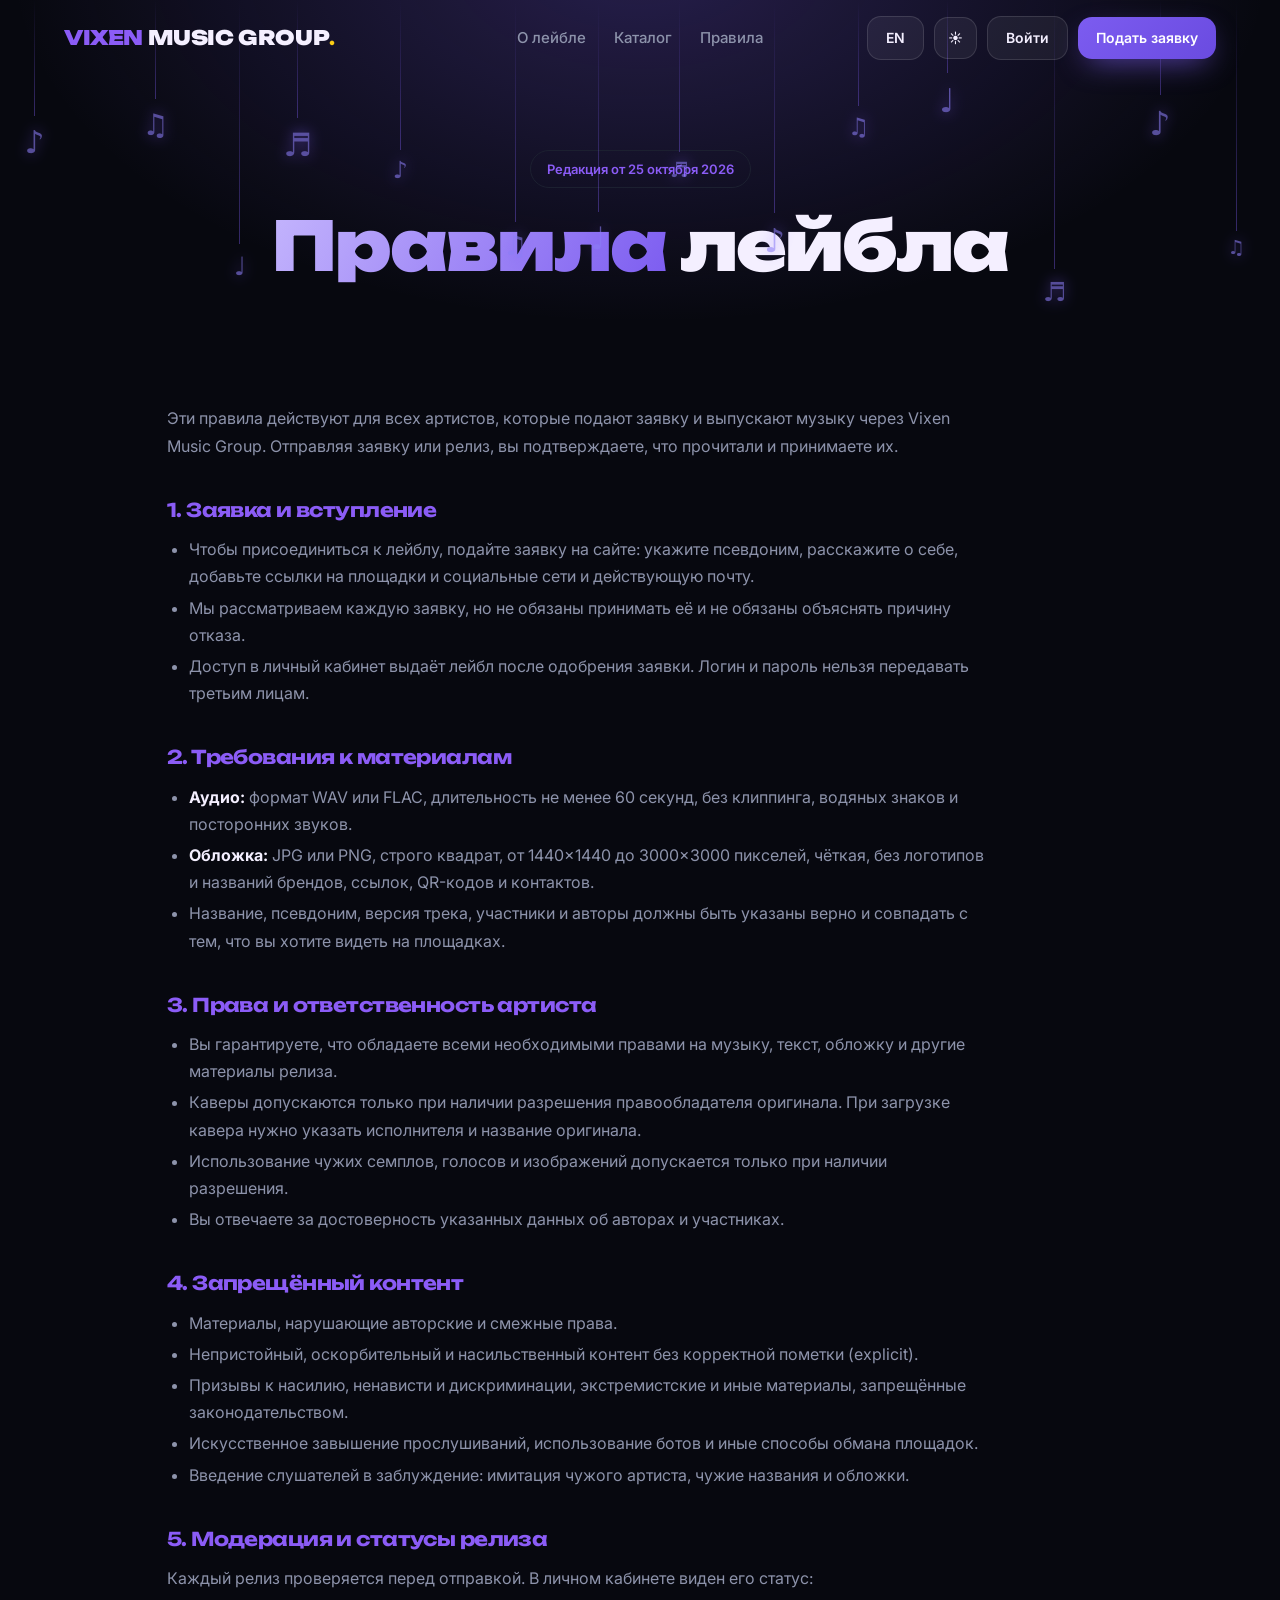
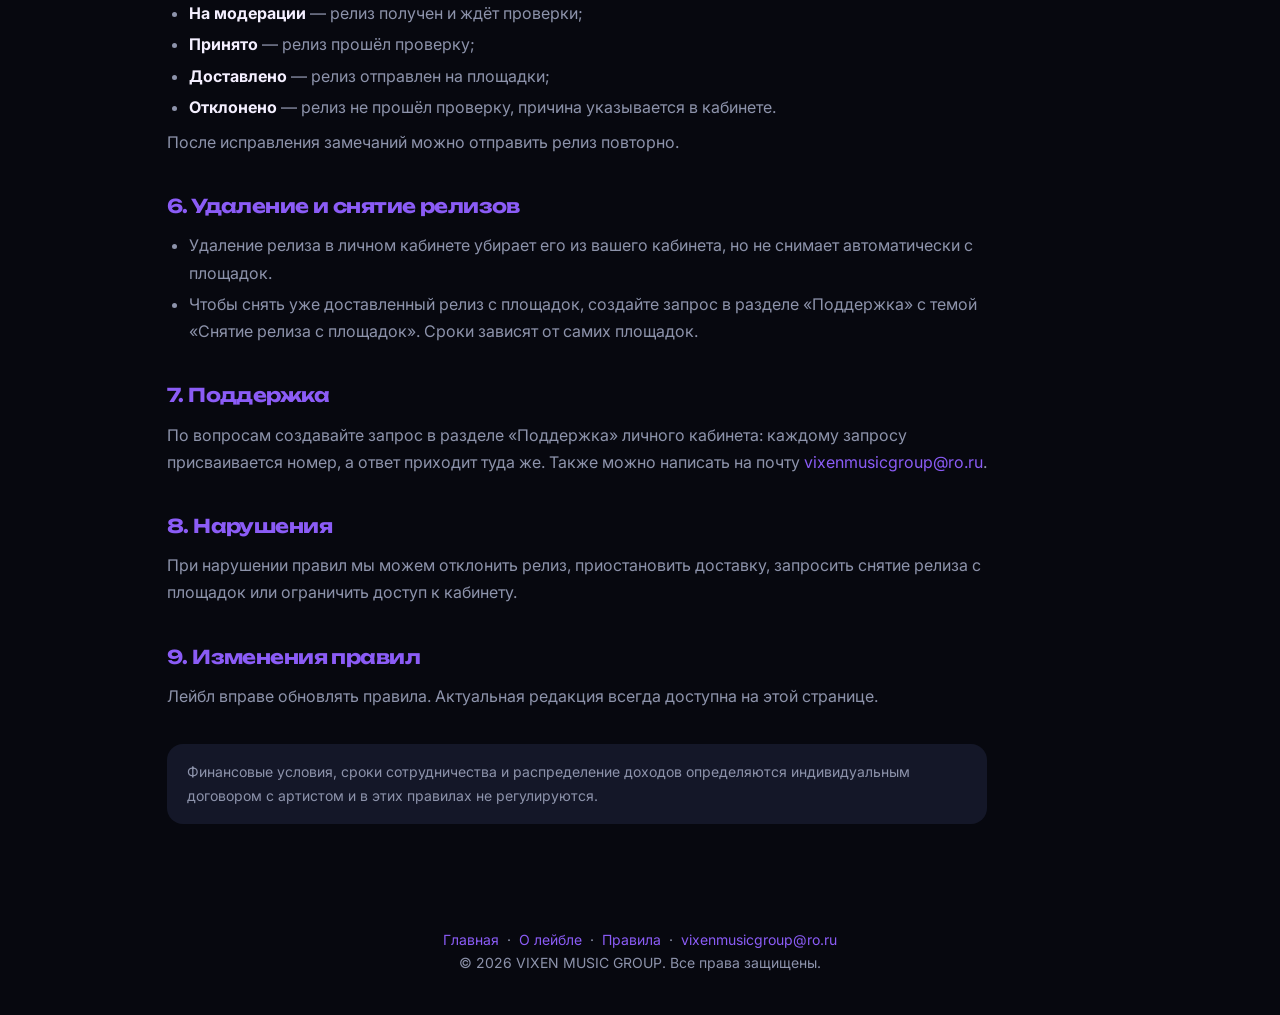
<file: rules.html>
<!DOCTYPE html>
<html lang="ru">
<head>
<meta charset="utf-8">
<meta name="viewport" content="width=device-width, initial-scale=1">
<title>Правила — VIXEN MUSIC GROUP</title>
<script>try{document.documentElement.dataset.theme=localStorage.getItem("theme")||"dark"}catch(e){document.documentElement.dataset.theme="dark"}</script>
<link rel="stylesheet" href="https://fonts.googleapis.com/css2?family=Unbounded:wght@500;700;900&family=Inter:wght@400;500;600&display=swap">
<link rel="stylesheet" href="site.css">
<link rel="stylesheet" href="airy.css">
<script src="airy.js"></script>
<link rel="stylesheet" href="halloween.css">
<link rel="stylesheet" href="newyear.css">
<script src="seasons.js"></script>
<script src="i18n.js" defer></script>

</head>
<body>
<nav>
  <a href="index.html" class="brand"><i>VIXEN</i> MUSIC GROUP<b>.</b></a>
  <div class="links"><div class="nl"><a href="about.html">О лейбле</a><a href="about.html#catalog">Каталог</a><a href="rules.html">Правила</a></div><div class="nb"><button class="btn btn-o sm" id="themeBtn" aria-label="Сменить тему">☀️</button><a href="index.html#login" class="btn btn-o sm">Войти</a><a href="index.html#apply" class="btn btn-y sm">Подать заявку</a></div></div>
</nav>

<header class="ph"><span class="tag">Редакция от 25 октября 2026</span><h1><em>Правила</em> лейбла</h1></header>
<section><div class="doc">
<p class="rv">Эти правила действуют для всех артистов, которые подают заявку и выпускают музыку через Vixen Music Group. Отправляя заявку или релиз, вы подтверждаете, что прочитали и принимаете их.</p>

<h3>1. Заявка и вступление</h3>
<ul><li>Чтобы присоединиться к лейблу, подайте заявку на сайте: укажите псевдоним, расскажите о себе, добавьте ссылки на площадки и социальные сети и действующую почту.</li>
<li>Мы рассматриваем каждую заявку, но не обязаны принимать её и не обязаны объяснять причину отказа.</li>
<li>Доступ в личный кабинет выдаёт лейбл после одобрения заявки. Логин и пароль нельзя передавать третьим лицам.</li></ul>

<h3>2. Требования к материалам</h3>
<ul><li><b>Аудио:</b> формат WAV или FLAC, длительность не менее 60 секунд, без клиппинга, водяных знаков и посторонних звуков.</li>
<li><b>Обложка:</b> JPG или PNG, строго квадрат, от 1440×1440 до 3000×3000 пикселей, чёткая, без логотипов и названий брендов, ссылок, QR-кодов и контактов.</li>
<li>Название, псевдоним, версия трека, участники и авторы должны быть указаны верно и совпадать с тем, что вы хотите видеть на площадках.</li></ul>

<h3>3. Права и ответственность артиста</h3>
<ul><li>Вы гарантируете, что обладаете всеми необходимыми правами на музыку, текст, обложку и другие материалы релиза.</li>
<li>Каверы допускаются только при наличии разрешения правообладателя оригинала. При загрузке кавера нужно указать исполнителя и название оригинала.</li>
<li>Использование чужих семплов, голосов и изображений допускается только при наличии разрешения.</li>
<li>Вы отвечаете за достоверность указанных данных об авторах и участниках.</li></ul>

<h3>4. Запрещённый контент</h3>
<ul><li>Материалы, нарушающие авторские и смежные права.</li>
<li>Непристойный, оскорбительный и насильственный контент без корректной пометки (explicit).</li>
<li>Призывы к насилию, ненависти и дискриминации, экстремистские и иные материалы, запрещённые законодательством.</li>
<li>Искусственное завышение прослушиваний, использование ботов и иные способы обмана площадок.</li>
<li>Введение слушателей в заблуждение: имитация чужого артиста, чужие названия и обложки.</li></ul>

<h3>5. Модерация и статусы релиза</h3>
<p>Каждый релиз проверяется перед отправкой. В личном кабинете виден его статус:</p>
<ul><li><b>На модерации</b> — релиз получен и ждёт проверки;</li><li><b>Принято</b> — релиз прошёл проверку;</li><li><b>Доставлено</b> — релиз отправлен на площадки;</li><li><b>Отклонено</b> — релиз не прошёл проверку, причина указывается в кабинете.</li></ul>
<p>После исправления замечаний можно отправить релиз повторно.</p>

<h3>6. Удаление и снятие релизов</h3>
<ul><li>Удаление релиза в личном кабинете убирает его из вашего кабинета, но не снимает автоматически с площадок.</li>
<li>Чтобы снять уже доставленный релиз с площадок, создайте запрос в разделе «Поддержка» с темой «Снятие релиза с площадок». Сроки зависят от самих площадок.</li></ul>

<h3>7. Поддержка</h3>
<p>По вопросам создавайте запрос в разделе «Поддержка» личного кабинета: каждому запросу присваивается номер, а ответ приходит туда же. Также можно написать на почту <a href="mailto:vixenmusicgroup@ro.ru" style="color:var(--p)">vixenmusicgroup@ro.ru</a>.</p>

<h3>8. Нарушения</h3>
<p>При нарушении правил мы можем отклонить релиз, приостановить доставку, запросить снятие релиза с площадок или ограничить доступ к кабинету.</p>

<h3>9. Изменения правил</h3>
<p>Лейбл вправе обновлять правила. Актуальная редакция всегда доступна на этой странице.</p>

<p class="note">Финансовые условия, сроки сотрудничества и распределение доходов определяются индивидуальным договором с артистом и в этих правилах не регулируются.</p>
</div></section>

<footer><a href="index.html">Главная</a>·<a href="about.html">О лейбле</a>·<a href="rules.html">Правила</a>·<a href="mailto:vixenmusicgroup@ro.ru">vixenmusicgroup@ro.ru</a><br>© <span id="yr"></span> VIXEN MUSIC GROUP. Все права защищены.</footer>
<script src="site.js"></script>
</body>
</html>
</file>
<file: site.css>
:root{--bg:#fff;--card:#fff;--in:#faf8ff;--bd:#ece4fb;--nav:rgba(255,255,255,.75);--p:#6d28d9;--p2:#8b5cf6;--pl:#f3edff;--y:#facc15;--ink:#1b1033;--mut:#6b6485;--r:22px}
:root[data-theme=dark]{color-scheme:dark;--bg:#09060f;--card:#14101e;--in:#100c19;--bd:#2b2142;--nav:rgba(9,6,15,.78);--p:#8b5cf6;--p2:#a78bfa;--pl:#1c1530;--ink:#f4efff;--mut:#a99fc4}
*{box-sizing:border-box;margin:0}html{scroll-behavior:smooth}
body{font-family:Inter,system-ui,sans-serif;color:var(--ink);background:var(--bg);overflow-x:hidden;line-height:1.7;transition:background .3s}
h1,h2,h3,.brand{font-family:Unbounded,Inter,sans-serif}a{color:inherit;text-decoration:none}button{font:inherit;cursor:pointer;border:0}
nav{position:fixed;inset:0 0 auto;z-index:20;display:flex;justify-content:space-between;align-items:center;padding:14px 5vw;background:var(--nav);backdrop-filter:blur(14px);border-bottom:1px solid var(--bd)}
.brand{font-weight:900;font-size:20px;letter-spacing:-.02em;white-space:nowrap}.brand i{font-style:normal;color:var(--p)}.brand b{color:var(--y)}
.links{display:flex;gap:22px;align-items:center;font-weight:500;font-size:15px}.links a:not(.btn):hover{color:var(--p)}
.btn{display:inline-flex;align-items:center;gap:8px;padding:14px 28px;border-radius:99px;font-weight:600;transition:.3s cubic-bezier(.2,.8,.2,1)}
.btn-y{background:var(--y);color:#1b1033;box-shadow:0 10px 30px -8px #facc15aa}.btn-y:hover{transform:translateY(-3px) scale(1.03)}
.btn-o{background:var(--card);color:var(--p);border:2px solid var(--p2)}.btn-o:hover{background:var(--pl)}
.sm{padding:10px 20px;font-size:14px}#themeBtn{padding:8px 13px}
.ph{padding:150px 6vw 60px;text-align:center;position:relative;overflow:hidden;background:radial-gradient(1000px 420px at 50% -20%,var(--pl),var(--bg) 70%)}
.tag{display:inline-block;padding:7px 16px;border-radius:99px;background:var(--card);border:1px solid var(--bd);font-size:13px;font-weight:600;color:var(--p);margin-bottom:22px}
h1{font-size:clamp(34px,6vw,68px);line-height:1.05;font-weight:900;letter-spacing:-.04em}
h1 em{font-style:normal;background:linear-gradient(120deg,var(--p),var(--p2));-webkit-background-clip:text;background-clip:text;color:transparent}
section{padding:60px 6vw;max-width:1100px;margin:auto}
h2{font-size:clamp(26px,4vw,40px);letter-spacing:-.03em;line-height:1.15;margin-bottom:28px}
.lead{font-size:clamp(17px,2.2vw,21px);background:var(--pl);border-left:6px solid var(--y);border-radius:var(--r);padding:30px 34px}
.grid{display:grid;grid-template-columns:repeat(auto-fit,minmax(250px,1fr));gap:22px}
.card{padding:28px;border-radius:var(--r);background:var(--pl);transition:.4s cubic-bezier(.2,.8,.2,1)}.card:hover{transform:translateY(-6px);box-shadow:0 24px 50px -22px #6d28d977}
.card .ic{width:48px;height:48px;border-radius:14px;display:grid;place-items:center;background:var(--y);font-size:22px;margin-bottom:14px}.card h3{font-size:18px;margin-bottom:6px}.card p{color:var(--mut);font-size:15px}
.lbl{text-align:center}.lbl h3{font-size:17px;margin-top:14px}.lbl p{color:var(--mut);font-size:14px}
.lg{background:#fff;border-radius:var(--r);height:230px;display:grid;place-items:center;padding:18px;border:1px solid var(--bd);transition:.4s}.lbl:hover .lg{transform:translateY(-6px);box-shadow:0 24px 50px -22px #6d28d977}
.lg img{max-width:100%;max-height:100%;object-fit:contain}.lg.ug{background:#0d0a14}.ug span{font-family:Unbounded;font-weight:900;font-size:26px;line-height:1.2;color:var(--y);letter-spacing:-.02em}.ug small{display:block;font-size:13px;color:#c4b5fd;letter-spacing:.25em}
.band{background:linear-gradient(135deg,var(--p),#4c1d95);color:#fff;border-radius:32px;padding:50px 6vw;position:relative;overflow:hidden}
.band:after{content:"";position:absolute;width:260px;height:260px;border-radius:50%;background:var(--y);right:-80px;top:-100px;opacity:.9}.band>*{position:relative;z-index:1}
.band h2{margin-bottom:14px}.band p{color:#e6dcff;margin-bottom:6px}.band a.m{color:var(--y);font-weight:600;font-size:20px;border-bottom:2px solid var(--y)}
.band .row{display:flex;gap:14px;flex-wrap:wrap;margin-top:24px}.band .btn-o{background:transparent;color:#fff;border-color:#ffffff88}.band .btn-o:hover{background:#ffffff22}
.doc{max-width:820px}.doc h3{font-size:19px;margin:34px 0 10px;color:var(--p)}.doc p,.doc li{color:var(--mut)}.doc ul{padding-left:22px;margin:8px 0}.doc li{margin:4px 0}.doc b{color:var(--ink)}
.note{background:var(--pl);border-radius:16px;padding:16px 20px;font-size:14px;color:var(--mut);margin-top:34px}
footer{text-align:center;padding:40px 6vw;color:var(--mut);font-size:14px}footer a{color:var(--p);margin:0 8px}
.rv{opacity:0;transform:translateY(30px);transition:1s cubic-bezier(.2,.8,.2,1)}.rv.on{opacity:1;transform:none}
@media(max-width:700px){.links a:not(.btn){display:none}.brand{font-size:13px}}
@media(prefers-reduced-motion:reduce){*{transition:none!important}.rv{opacity:1;transform:none}}
.catg{display:grid;grid-template-columns:repeat(auto-fill,minmax(210px,1fr));gap:22px}.emp{color:var(--mut)}
.cat{background:var(--card);border:1px solid var(--bd);border-radius:20px;overflow:hidden;transition:.4s cubic-bezier(.2,.8,.2,1)}.cat:hover{transform:translateY(-6px);box-shadow:0 24px 50px -22px #6d28d977}
.cat img{width:100%;aspect-ratio:1;object-fit:cover;display:block;background:var(--pl)}.cat div{padding:16px}.cat h3{font-size:16px;line-height:1.3}.cat p{color:var(--mut);font-size:14px}.cat a{display:inline-block;margin-top:10px;color:var(--p);font-weight:600;font-size:14px}
</file>
<file: airy.css>
/* «Воздушный» дизайн — единый стиль сайта. Вернуть прежний вид: удалите из <head> строки с airy.css и airy.js */
:root{--bg:#fbfaff;--card:#fff;--in:#f7f5ff;--bd:#ebe7f7;--pl:#f3f0ff;--mut:#6f6a86;--nav:rgba(251,250,255,.72);--p:#7c5cf0;--p2:#a78bfa;--r:20px}
:root[data-theme=dark]{--bg:#07080f;--card:#0f111b;--in:#0b0d16;--bd:#1c2030;--pl:#141728;--mut:#8d93ab;--nav:rgba(7,8,15,.65)}
body{font-family:Inter,system-ui,sans-serif}
h1,h2,h3{letter-spacing:-.03em}
nav{background:transparent;backdrop-filter:none;border-bottom:1px solid transparent;padding:16px 5vw;transition:.3s}
nav.sc{background:var(--nav);backdrop-filter:blur(16px);border-bottom-color:var(--bd)}
.btn{border-radius:14px;padding:13px 24px;font-weight:600}.sm{padding:9px 18px}.btn-o{background:transparent}.btn-y{box-shadow:0 8px 28px -10px #facc1599}
/* главная */
header.hero,header.ph{background:radial-gradient(900px 520px at 50% -12%,#7c5cf044,transparent 70%),var(--bg)}
.hero{min-height:88vh}.hc h1{font-size:clamp(40px,7vw,88px);font-weight:800;letter-spacing:-.045em;line-height:1.04}
h1 u{background:none}h1 em{background:linear-gradient(120deg,#c4b5fd,#7c5cf0);-webkit-background-clip:text;background-clip:text;color:transparent}
.hero p{color:var(--mut);max-width:520px}.tag{background:transparent}
.blob{opacity:.2;filter:blur(100px)}.b2{display:none}
.chips{display:flex;gap:10px;justify-content:center;flex-wrap:wrap;margin-top:40px}
.chips span{padding:8px 16px;border:1px solid var(--bd);border-radius:99px;background:var(--card);font-size:14px;color:var(--mut)}
section{padding:64px 6vw}section h2{font-size:clamp(26px,3.6vw,40px)}.sub{color:var(--mut)}
.card,.card:nth-child(2){background:var(--card);color:var(--ink);border:1px solid var(--bd);border-radius:var(--r);padding:26px}.card:nth-child(2) p{color:var(--mut)}.card:hover{transform:translateY(-4px);box-shadow:0 18px 40px -24px #7c5cf0aa}
.card .ic{background:var(--pl);color:var(--p);border-radius:12px;font-weight:700}
.cta2{text-align:center;max-width:720px;margin:auto;padding:80px 6vw 90px;background:radial-gradient(420px 200px at 50% 40%,#7c5cf033,transparent)}
.marq,.band{display:none}
#nts{position:absolute;inset:0;overflow:hidden;pointer-events:none}.nt{position:absolute;top:-30px;color:#8b7cf6;opacity:.3;animation:ntf linear infinite}
@keyframes ntf{to{transform:translateY(110vh) rotate(25deg)}}@media(prefers-reduced-motion:reduce){.nt{animation:none}}
/* кабинет: компактный */
.cl{grid-template-columns:210px 1fr}aside{padding:18px 12px;gap:3px}aside .brand{font-size:13px;margin-bottom:14px}.sb{padding:10px 14px;font-size:14px;border-radius:12px}
.cm{padding:26px 4vw}.cm h2{font-size:24px;letter-spacing:-.02em}.cm h3{font-size:16px}.cm .sub{margin-bottom:18px;font-size:14px}
.st2{gap:12px;margin:16px 0 24px;grid-template-columns:repeat(4,1fr)}@media(max-width:700px){.st2{grid-template-columns:repeat(2,1fr)}}
.sc{padding:16px 18px;border-radius:16px}.sc b{font-size:24px}.sc span{font-size:13px}
.sc.w{background:linear-gradient(135deg,#7c5cf033,var(--card));color:var(--ink)}.sc.w b{font-size:16px}.sc.w span{color:var(--mut)}
.rl{padding:10px 14px;border-radius:14px;margin-bottom:8px;gap:12px}.rl .btn.sm{padding:7px 14px;font-size:13px}.rl img,.rl .ph{width:46px;height:46px}
.tb{margin-bottom:20px}.tb h4{font-size:14px}.bd{padding:4px 12px;font-size:12px}
#relForm,#albForm,#tkForm,#agForm,#catForm{padding:20px;border-radius:18px}.md{padding:26px;border-radius:22px}
.cm input:not([type=checkbox]):not([type=radio]),.cm select,.cm textarea,.md input:not([type=checkbox]):not([type=radio]),.md select,.md textarea{padding:10px 14px;border-radius:12px}
.cm label,.md label{margin:10px 0 4px;font-size:12.5px}.hint{font-size:12px}
#relForm h4,#albForm h4{margin:22px 0 2px;font-size:14px}.trk{padding:16px;border-radius:16px}
.ah{padding:12px 4vw}.ab{padding:22px 4vw}.agh{padding:24px;border-radius:22px}.stp{padding:14px}.agt{padding:20px}
@media(max-width:800px){.cl{grid-template-columns:1fr}}

/* ---- как у musmedia: левый hero, сильное свечение, стеклянные карточки, висячие ноты ---- */
:root{--gl:rgba(255,255,255,.72);--glb:rgba(124,92,240,.18)}
:root[data-theme=dark]{--gl:rgba(255,255,255,.06);--glb:rgba(255,255,255,.12)}
nav{display:grid;grid-template-columns:1fr auto 1fr;gap:16px}.links{display:contents}
.nl{display:flex;gap:28px;justify-content:center}.nb{display:flex;gap:10px;justify-content:flex-end;align-items:center}
.nl a{color:var(--mut);font-weight:500;font-size:15px;transition:.25s}.nl a:hover{color:var(--ink)}
@media(max-width:800px){nav{grid-template-columns:auto 1fr}.nl{display:none}}
.btn-y{background:linear-gradient(135deg,#7c5cf0,#6a4be0);color:#fff;box-shadow:0 10px 30px -10px #7c5cf0cc}
.btn-o{background:var(--gl);border:1px solid var(--glb);color:var(--ink)}.btn-o:hover{background:var(--pl)}
header.hero{background:radial-gradient(760px 480px at 50% -6%,#6d4ff099,transparent 70%),radial-gradient(520px 360px at 72% 22%,#a855f744,transparent 70%),var(--bg)}
.hero{place-items:center start;text-align:left;padding:130px max(6vw,calc((100vw - 1100px)/2)) 70px}
.hero>.hc{max-width:760px}.hc h1{font-size:clamp(38px,6.2vw,80px);line-height:1.05}.hero p{margin-left:0}
.hero .cta,.chips{justify-content:flex-start}
.glass{position:absolute;z-index:2;display:flex;gap:12px;align-items:center;padding:14px 18px;border-radius:18px;background:var(--gl);border:1px solid var(--glb);backdrop-filter:blur(14px);animation:gb 7s ease-in-out infinite;box-shadow:0 20px 50px -30px #000}
.g-a{right:max(6vw,calc((100vw - 1100px)/2));top:30%}.g-b{right:max(9vw,calc((100vw - 1000px)/2 + 60px));top:58%;animation-delay:-3s}
.gi{width:38px;height:38px;border-radius:12px;display:grid;place-items:center;background:#7c5cf033;color:#8b6cf6;font-size:18px}
.glass small{display:block;color:var(--mut);font-size:12px}.glass b{font-size:15px}
@keyframes gb{50%{transform:translateY(-10px)}}@media(max-width:1000px){.glass{display:none}}
.nt{position:absolute;top:0;display:flex;flex-direction:column;align-items:center;color:#8b7cf6;opacity:.6;text-shadow:0 0 14px #7c5cf0;animation:ntb ease-in-out infinite alternate}
.nt i{width:1px;background:linear-gradient(transparent,#7c5cf0aa)}
@keyframes ntb{from{transform:translateY(-8px)}to{transform:translateY(12px)}}
@media(prefers-reduced-motion:reduce){.glass,.nt{animation:none}}
header.hero>div.glass{position:absolute;max-width:none}

/* ---- кабинет: узкая панель с иконками (артист и админ) ---- */
.cl{grid-template-columns:68px 1fr}
aside{width:68px;align-items:center;padding:16px 0;gap:6px}aside .brand{font-size:22px;margin-bottom:14px}
.sb{position:relative;width:46px;height:46px;padding:0;display:grid;place-items:center;border-radius:14px;color:var(--mut);background:none;transition:.2s}
.sb:hover{background:var(--pl);color:var(--ink)}
.sb.a{background:#7c5cf01f;color:#a78bfa;box-shadow:0 0 0 1px #7c5cf055,0 0 26px -8px #7c5cf0}
:root:not([data-theme=dark]) .sb.a{color:#6d4ff0}
.sb svg{width:22px;height:22px}
.sb .tt{display:block;position:absolute;left:58px;top:50%;transform:translate(-4px,-50%);white-space:nowrap;background:var(--card);border:1px solid var(--bd);color:var(--ink);padding:6px 11px;border-radius:10px;font-size:13px;font-weight:500;opacity:0;pointer-events:none;transition:.15s;z-index:30;box-shadow:0 10px 30px -12px #000}
.sb:hover .tt,.sb:focus-visible .tt{opacity:1;transform:translate(0,-50%)}
.bg2{position:absolute;top:1px;right:-2px;min-width:18px;padding:0 5px;border-radius:99px;background:var(--p);color:#fff;font-size:10px;font-weight:700;line-height:16px;text-align:center}.bg2:empty{display:none}
.ab{display:flex;gap:22px;align-items:flex-start}.ab>div:not(#atabs){flex:1;min-width:0}
#atabs{flex-direction:column;flex-wrap:nowrap;gap:6px;margin:0;position:sticky;top:80px;flex:none}
@media(max-width:800px){aside{width:auto;flex-direction:row;overflow-x:auto;padding:8px;gap:4px;height:auto;position:static}aside .brand{margin:0 8px 0 4px}#cHome{margin:0 0 0 auto!important}.sb .tt{display:none}.ab{flex-direction:column}#atabs{flex-direction:row;overflow-x:auto;position:static;max-width:100%}}
#atabs .sb{border:0;border-radius:14px;background:none;padding:0;color:var(--mut)}
#atabs .sb:hover{background:var(--pl);color:var(--ink)}
#atabs .sb.a{background:#7c5cf01f;color:#a78bfa;box-shadow:0 0 0 1px #7c5cf055,0 0 26px -8px #7c5cf0}
:root:not([data-theme=dark]) #atabs .sb.a{color:#6d4ff0}.bg2{white-space:nowrap}

/* ---- «Начало» компактнее ---- */
#vHome h2{margin-bottom:10px}
.st2{display:flex;flex-wrap:wrap;gap:10px;margin:8px 0 14px}
.st2 .sc{flex:1 1 110px;display:flex;align-items:baseline;gap:10px;padding:10px 14px;border-radius:14px}
.st2 .sc b{font-size:20px;display:inline}.st2 .sc span{font-size:12.5px}
.st2 .sc.w{flex-basis:100%;padding:8px 14px}.st2 .sc.w b{font-size:14px}
#vHome .tb{margin-bottom:14px}#vHome .tb h4{margin-bottom:8px}
</file>
<file: halloween.css>
/* Хэллоуин в «воздушном» стиле. Работает только когда у <html> есть data-season="halloween" */
:root[data-season=halloween]{color-scheme:dark;--bg:#09050f;--card:#120a1b;--in:#0e0716;--bd:#2c1b44;--nav:rgba(9,5,15,.65);--p:#a78bfa;--p2:#c4b5fd;--pl:#1a1029;--y:#ff8a2a;--ink:#f8efe6;--mut:#b2a3c6}
[data-season=halloween] header.hero,[data-season=halloween] header.ph{background:radial-gradient(900px 520px at 50% -12%,#a78bfa44,transparent 70%),radial-gradient(760px 240px at 50% 70%,#ff8a2a33,transparent 70%),var(--bg)}
[data-season=halloween] #themeBtn{display:none}
[data-season=halloween] ::selection{background:#ff8a2a;color:#12031f}
[data-season=halloween] .brand,[data-season=halloween] .logo{font-family:Creepster,Unbounded,sans-serif;letter-spacing:.08em;text-shadow:0 0 16px #ff8a2a88}
[data-season=halloween] h1 em{background:linear-gradient(120deg,#ff8a2a,#c4b5fd);-webkit-background-clip:text;background-clip:text;color:transparent}
[data-season=halloween] .btn-y{background:linear-gradient(135deg,#ff8a2a,#ffa552);box-shadow:0 8px 28px -10px #ff8a2acc}
[data-season=halloween] .tag{border-color:#ff8a2a55;color:#ffa552}
[data-season=halloween] .card:hover{box-shadow:0 18px 40px -24px #ff8a2a99}
[data-season=halloween] .cta2{background:radial-gradient(420px 200px at 50% 40%,#ff8a2a2e,transparent)}
[data-season=halloween] .agh{background:radial-gradient(500px 200px at 80% 0,#ff8a2a33,transparent),linear-gradient(135deg,#2a1346,#12031f)}
#hwbar{position:fixed;left:14px;bottom:14px;z-index:36;padding:6px 14px;border-radius:99px;background:#ff8a2a1f;border:1px solid #ff8a2a66;color:#ffb27a;font-size:12px;font-weight:600;backdrop-filter:blur(8px)}
#hw{position:fixed;inset:0;z-index:35;pointer-events:none;overflow:hidden}
#hw span{position:absolute;bottom:-60px;opacity:.16;animation:hwf linear infinite}
@keyframes hwf{0%{transform:translate(0,0) rotate(0)}50%{transform:translate(24px,-55vh) rotate(10deg)}100%{transform:translate(-16px,-120vh) rotate(-8deg)}}
#hws{position:absolute;top:0;right:8vw;display:flex;flex-direction:column;align-items:center;transform-origin:top center;animation:hwsw 5s ease-in-out infinite;opacity:.85}
#hws i{width:1px;height:90px;background:#ffffff55}#hws b{font-size:24px;margin-top:-4px;font-weight:400}
@keyframes hwsw{0%,100%{transform:rotate(-5deg)}50%{transform:rotate(5deg)}}
@media(prefers-reduced-motion:reduce){#hw span,#hws{animation:none!important}}
[data-season=halloween] header.ph{background:radial-gradient(900px 520px at 50% -12%,#a78bfa44,transparent 70%),radial-gradient(600px 150px at 50% 45%,#ff8a2a2a,transparent 70%),var(--bg)}
</file>
<file: newyear.css>
/* Новогодняя тема в «воздушном» стиле. Работает только когда у <html> есть data-season="newyear" */
:root[data-season=newyear]{color-scheme:dark;--bg:#050b1c;--card:#0b1430;--in:#08102a;--bd:#1b2a52;--nav:rgba(5,11,28,.62);--p:#7cc4ff;--p2:#a5b4fc;--pl:#101c40;--y:#fcd34d;--ink:#f1f7ff;--mut:#9fb2d6}
[data-season=newyear] header.hero,[data-season=newyear] header.ph{background:radial-gradient(900px 520px at 50% -12%,#7cc4ff44,transparent 70%),radial-gradient(640px 220px at 50% 72%,#fcd34d1c,transparent 70%),var(--bg)}
[data-season=newyear] #themeBtn{display:none}
[data-season=newyear] ::selection{background:#fcd34d;color:#06102b}
[data-season=newyear] .brand,[data-season=newyear] .logo{text-shadow:0 0 18px #7cc4ff66}[data-season=newyear] .brand b{color:#fcd34d}
[data-season=newyear] h1 em{background:linear-gradient(120deg,#bae6fd,#fcd34d);-webkit-background-clip:text;background-clip:text;color:transparent}
[data-season=newyear] .btn-y{background:linear-gradient(135deg,#cfe9ff,#8fb8ff);color:#06102b;box-shadow:0 8px 28px -10px #7cc4ffcc}
[data-season=newyear] .tag{border-color:#7cc4ff55;color:#bfe3ff}
[data-season=newyear] .card:hover{box-shadow:0 18px 40px -24px #7cc4ffaa}
[data-season=newyear] .cta2{background:radial-gradient(420px 200px at 50% 40%,#7cc4ff22,transparent)}
[data-season=newyear] .glass .gi{background:#7cc4ff22;color:#7cc4ff}
[data-season=newyear] .sb.a,[data-season=newyear] #atabs .sb.a{background:#7cc4ff1f;color:#7cc4ff;box-shadow:0 0 0 1px #7cc4ff55,0 0 26px -8px #7cc4ff}
[data-season=newyear] .agh{background:radial-gradient(500px 200px at 80% 0,#fcd34d2e,transparent),linear-gradient(135deg,#12306b,#050b1c)}
[data-season=newyear] .sc.w{background:linear-gradient(135deg,#7cc4ff33,var(--card))}
#nyc{position:fixed;left:14px;bottom:14px;z-index:36;padding:6px 14px;border-radius:99px;background:#7cc4ff1a;border:1px solid #7cc4ff55;color:#bfe3ff;font-size:12px;font-weight:600;backdrop-filter:blur(8px)}
#sn{position:fixed;inset:0;z-index:35;pointer-events:none;overflow:hidden}
#sn span{position:absolute;top:-30px;color:#eaf6ff;text-shadow:0 0 8px #bfe3ff;animation:snow linear infinite}
@keyframes snow{0%{transform:translate(0,0) rotate(0)}50%{transform:translate(28px,55vh) rotate(180deg)}100%{transform:translate(-18px,110vh) rotate(360deg)}}
#gl{position:fixed;top:0;left:0;right:0;height:34px;z-index:36;pointer-events:none}
#gl svg{position:absolute;inset:0;width:100%;height:100%}#gl path{fill:none;stroke:#ffffff40;stroke-width:1;vector-effect:non-scaling-stroke}
#gl i{position:absolute;width:7px;height:9px;margin-left:-3px;border-radius:50% 50% 50% 50%/60% 60% 40% 40%;box-shadow:0 0 12px 2px currentColor;animation:tw 2.4s ease-in-out infinite}
@keyframes tw{50%{opacity:.35}}
@media(prefers-reduced-motion:reduce){#sn span,#gl i{animation:none!important}}
</file>
